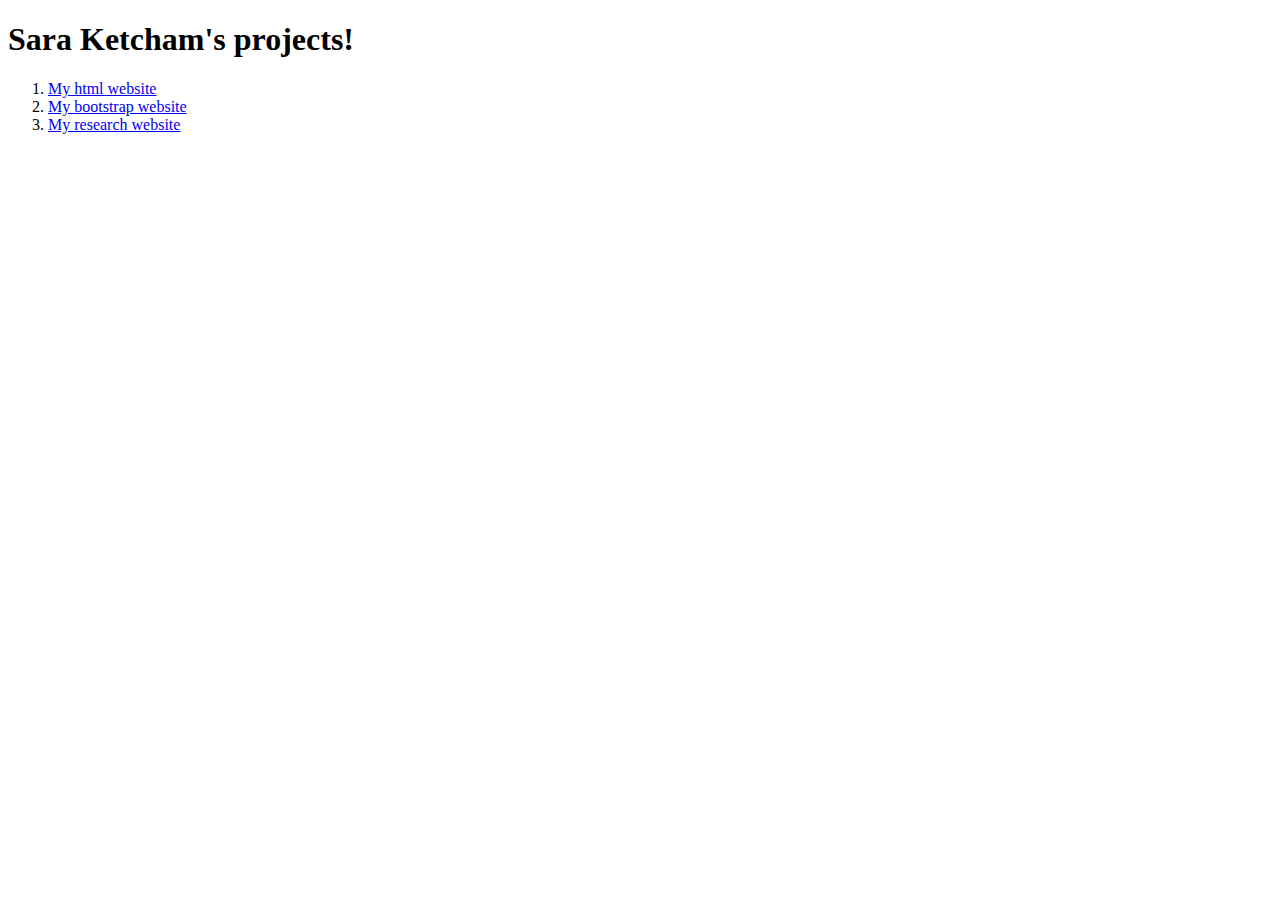
<file: index.html>
<!DOCTYPE html>
<html lang="en">
<head>
    <meta charset="UTF-8">
    <meta http-equiv="X-UA-Compatible" content="IE=edge">
    <meta name="viewport" content="width=device-width, initial-scale=1.0">
    <title>Welcome to my website</title>
</head>
<body>
    
    <h1>Sara Ketcham's projects!</h1>
    <ol>
<li><a href="OtherHTML/HTMLASSESSMENT.html">My html website</a></li>
<li><a href="OtherHTML/Boostrap_solution_main.html">My bootstrap website</a></li>
<li><a href="researchSara.html">My research website</a></li>
    </ol>
</body>
</html>
</file>
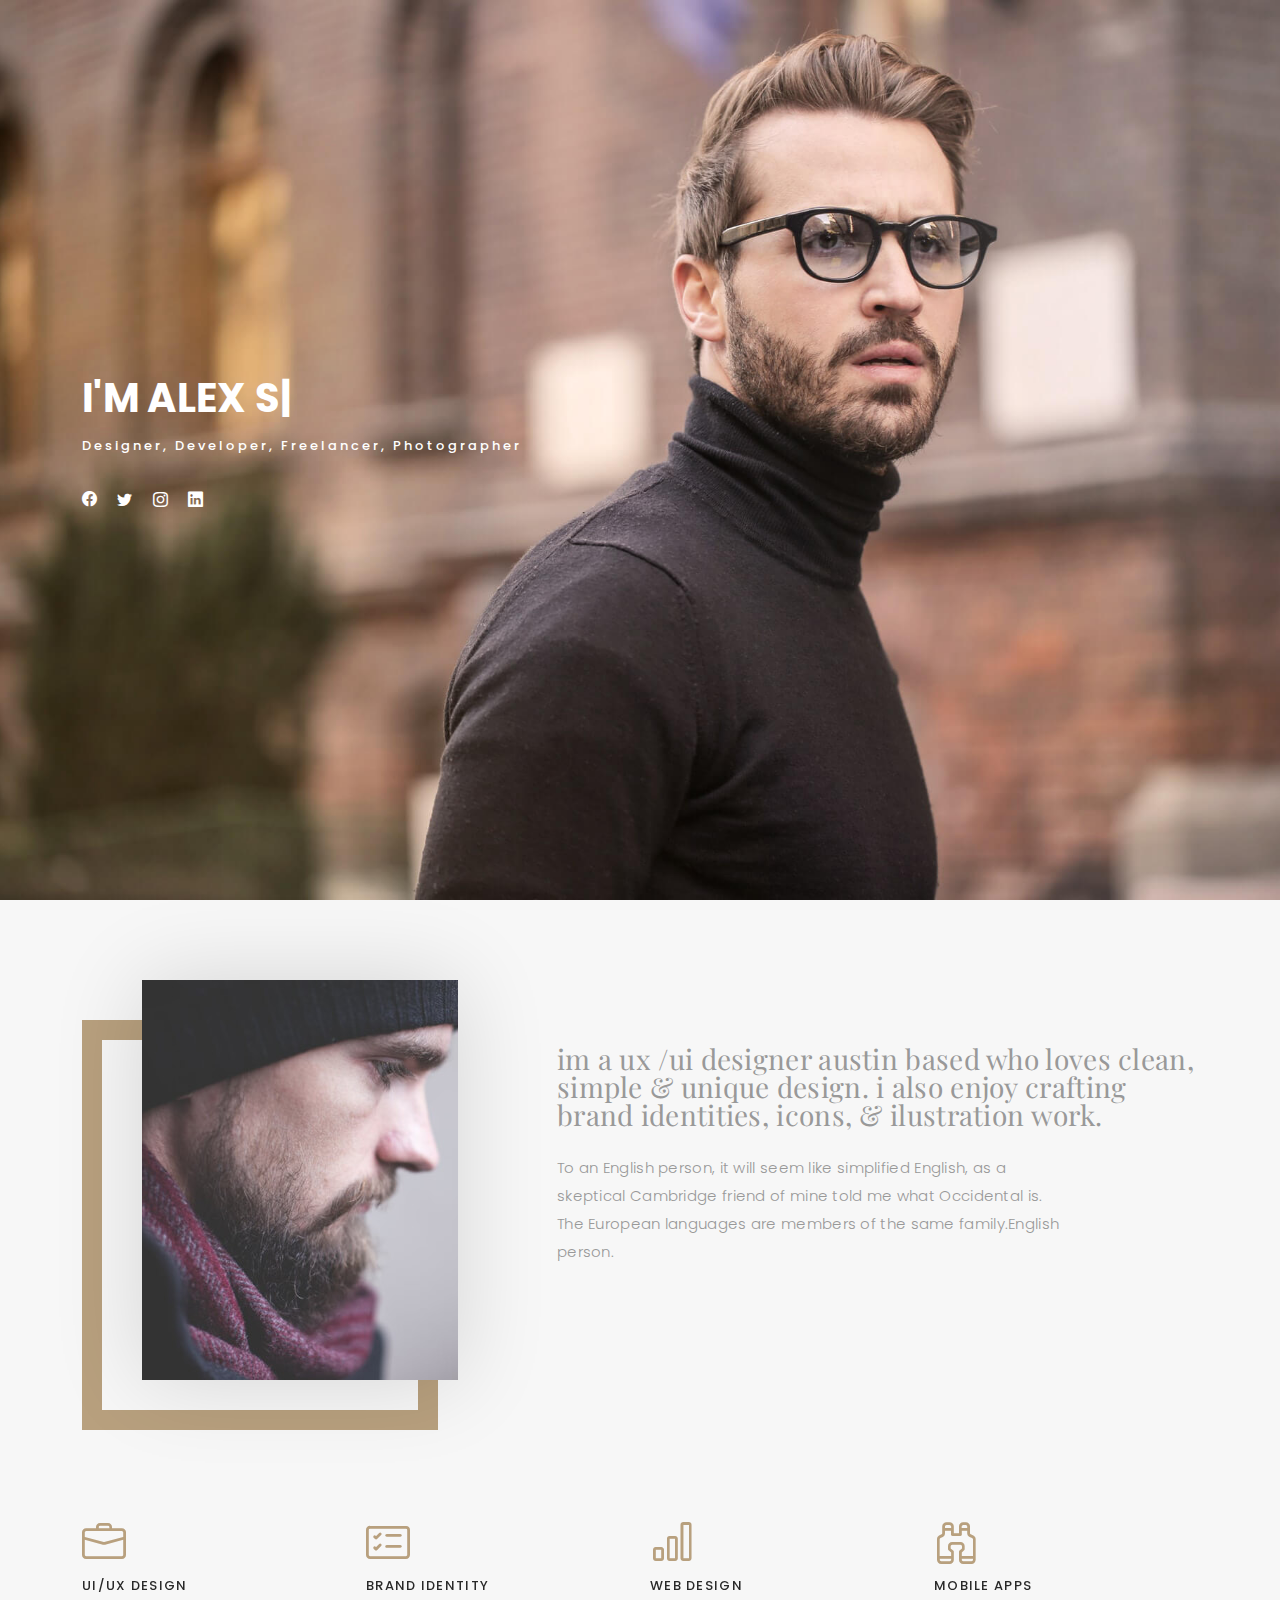
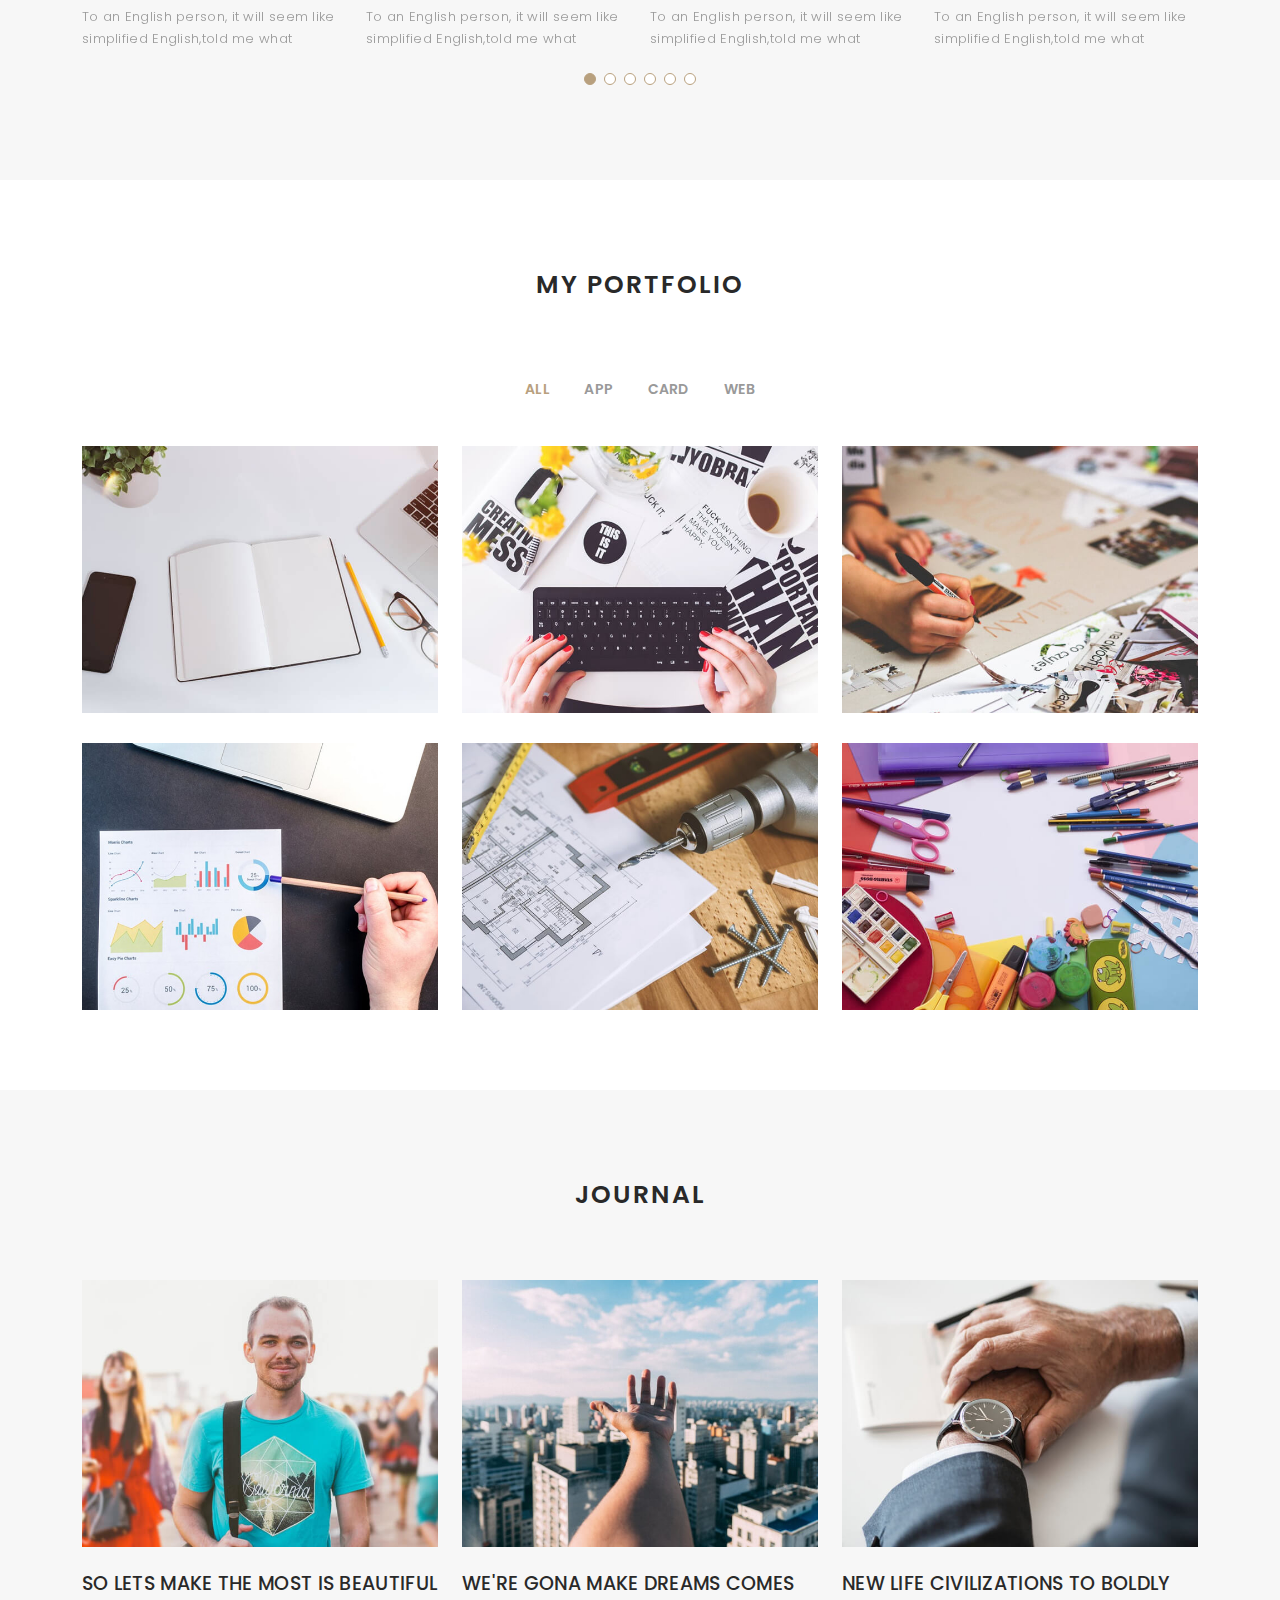
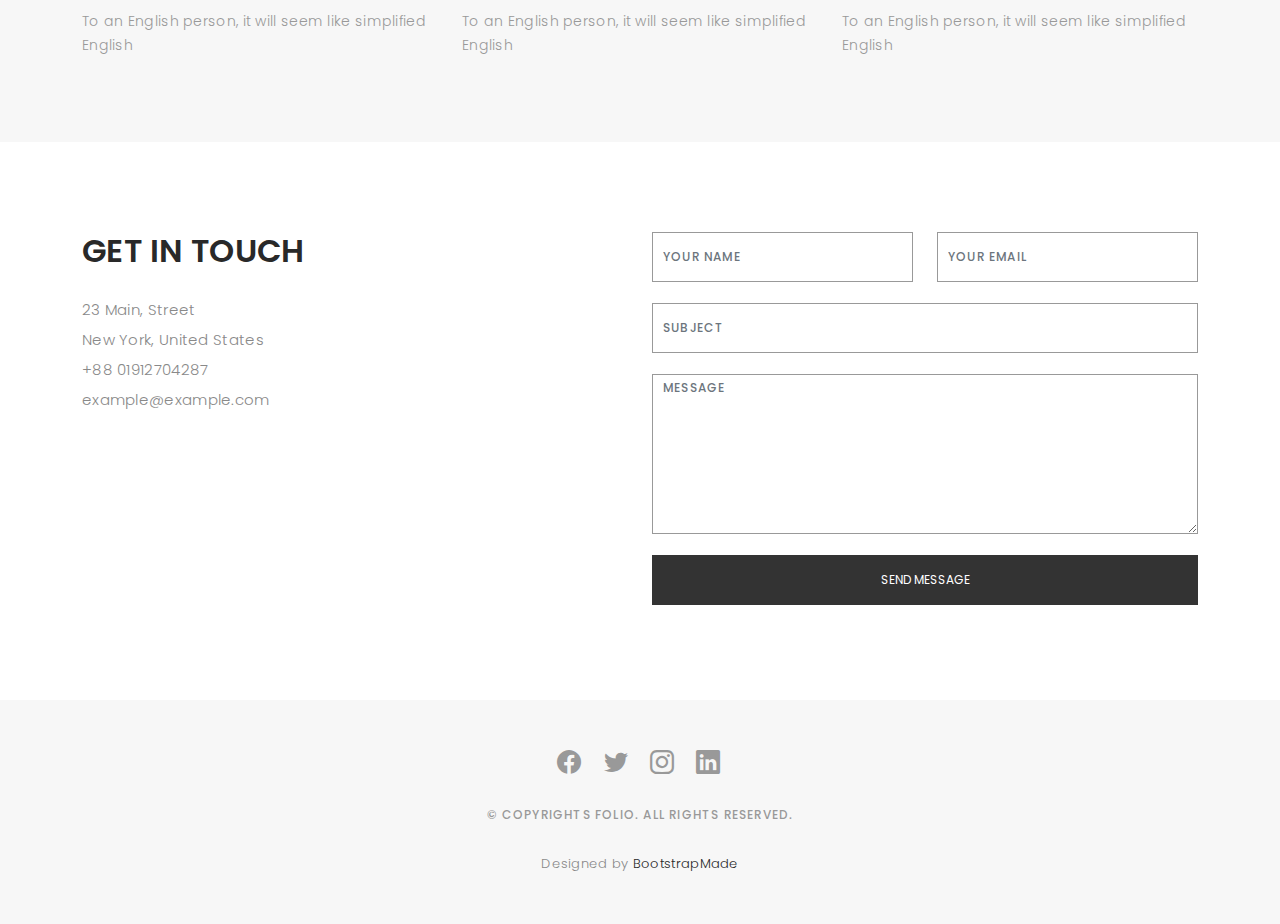
<file: Folio/index.html>
<!DOCTYPE html>
<html lang="en">

<head>
  <meta charset="utf-8">
  <meta content="width=device-width, initial-scale=1.0" name="viewport">

  <title>Folio Bootstrap Template - Index</title>
  <meta content="" name="description">
  <meta content="" name="keywords">

  <!-- Favicons -->
  <link href="assets/img/favicon.png" rel="icon">
  <link href="assets/img/apple-touch-icon.png" rel="apple-touch-icon">

  <!-- Google Fonts -->
  <link href="https://fonts.googleapis.com/css?family=Poppins:300,300i,400,400i,500,500i,600,600i,700,700i|Playfair+Display:400,400i,500,500i,600,600i,700,700i,900,900i" rel="stylesheet">

  <!-- Vendor CSS Files -->
  <link href="assets/vendor/bootstrap/css/bootstrap.min.css" rel="stylesheet">
  <link href="assets/vendor/bootstrap-icons/bootstrap-icons.css" rel="stylesheet">
  <link href="assets/vendor/boxicons/css/boxicons.min.css" rel="stylesheet">
  <link href="assets/vendor/glightbox/css/glightbox.min.css" rel="stylesheet">
  <link href="assets/vendor/swiper/swiper-bundle.min.css" rel="stylesheet">

  <!-- Template Main CSS File -->
  <link href="assets/css/style.css" rel="stylesheet">

  <!-- =======================================================
  * Template Name: Folio - v4.1.0
  * Template URL: https://bootstrapmade.com/folio-bootstrap-portfolio-template/
  * Author: BootstrapMade.com
  * License: https://bootstrapmade.com/license/
  ======================================================== -->
</head>

<body>

  <!-- ======= Header ======= -->
  <header id="header" class="fixed-top ">
    <div class="container d-flex align-items-center justify-content-between">

      <a href="index.html" class="logo"><img src="assets/img/logo.png" alt="" class="img-fluid"></a>
      <!-- Uncomment below if you prefer to use an text logo -->
      <!-- <h1 class="logo"><a href="index.html">Folio</a></h1> -->

      <nav id="navbar" class="navbar">
        <ul>
          <li><a class="nav-link scrollto active" href="#hero">Home</a></li>
          <li><a class="nav-link scrollto" href="#about">About</a></li>
          <li><a class="nav-link  scrollto" href="#portfolio">Portfolio</a></li>
          <li><a class="nav-link  scrollto" href="#journal">Blog</a></li>
          <li class="dropdown"><a href="#"><span>Drop Down</span> <i class="bi bi-chevron-down"></i></a>
            <ul>
              <li><a href="#">Drop Down 1</a></li>
              <li class="dropdown"><a href="#"><span>Deep Drop Down</span> <i class="bi bi-chevron-right"></i></a>
                <ul>
                  <li><a href="#">Deep Drop Down 1</a></li>
                  <li><a href="#">Deep Drop Down 2</a></li>
                  <li><a href="#">Deep Drop Down 3</a></li>
                  <li><a href="#">Deep Drop Down 4</a></li>
                  <li><a href="#">Deep Drop Down 5</a></li>
                </ul>
              </li>
              <li><a href="#">Drop Down 2</a></li>
              <li><a href="#">Drop Down 3</a></li>
              <li><a href="#">Drop Down 4</a></li>
            </ul>
          </li>
          <li><a class="nav-link scrollto" href="#contact">Contact</a></li>
        </ul>
        <i class="bi bi-list mobile-nav-toggle"></i>
      </nav><!-- .navbar -->

    </div>
  </header><!-- End Header -->

  <!-- ======= Hero Section ======= -->
  <div id="hero" class="home">

    <div class="container">
      <div class="hero-content">
        <h1>I'm <span class="typed" data-typed-items="Alex Smith, Designer, Developer, Freelancer, Photographer"></span></h1>
        <p>Designer, Developer, Freelancer, Photographer</p>

        <ul class="list-unstyled list-social">
          <li><a href="#"><i class="bi bi-facebook"></i></a></li>
          <li><a href="#"><i class="bi bi-twitter"></i></a></li>
          <li><a href="#"><i class="bi bi-instagram"></i></a></li>
          <li><a href="#"><i class="bi bi-linkedin"></i></a></li>
        </ul>
      </div>
    </div>
  </div><!-- End Hero -->

  <main id="main">

    <!-- ======= About Section ======= -->
    <div id="about" class="paddsection">
      <div class="container">
        <div class="row justify-content-between">

          <div class="col-lg-4 ">
            <div class="div-img-bg">
              <div class="about-img">
                <img src="assets/img/me.jpg" class="img-responsive" alt="me">
              </div>
            </div>
          </div>

          <div class="col-lg-7">
            <div class="about-descr">

              <p class="p-heading">im a ux /ui designer austin based who loves clean, simple & unique design. i also enjoy crafting brand identities, icons, & ilustration work. </p>
              <p class="separator">To an English person, it will seem like simplified English, as a skeptical Cambridge friend of mine told me what Occidental is. The European languages are members of the same family.English person.</p>

            </div>

          </div>
        </div>
      </div>
    </div><!-- End About Section -->

    <!-- ======= Services Section ======= -->
    <div id="services">
      <div class="container">

        <div class="services-slider swiper-container" data-aos="fade-up" data-aos-delay="100">
          <div class="swiper-wrapper">

            <div class="swiper-slide">
              <div class="services-block">
                <i class="bi bi-briefcase"></i>
                <span>UI/UX DESIGN</span>
                <p class="separator">To an English person, it will seem like simplified English,told me what </p>
              </div>
            </div><!-- End testimonial item -->

            <div class="swiper-slide">
              <div class="services-block">
                <i class="bi bi-card-checklist"></i>
                <span>BRAND IDENTITY</span>
                <p class="separator">To an English person, it will seem like simplified English,told me what </p>
              </div>
            </div><!-- End testimonial item -->

            <div class="swiper-slide">
              <div class="services-block">
                <i class="bi bi-bar-chart"></i>
                <span>WEB DESIGN</span>
                <p class="separator">To an English person, it will seem like simplified English,told me what </p>
              </div>
            </div><!-- End testimonial item -->

            <div class="swiper-slide">
              <div class="services-block">
                <i class="bi bi-binoculars"></i>
                <span>MOBILE APPS</span>
                <p class="separator">To an English person, it will seem like simplified English,told me what </p>
              </div>
            </div><!-- End testimonial item -->

            <div class="swiper-slide">
              <div class="services-block">
                <i class="bi bi-brightness-high"></i>
                <span>Analytics</span>
                <p class="separator">To an English person, it will seem like simplified English,told me what </p>
              </div>
            </div><!-- End testimonial item -->

            <div class="swiper-slide">
              <div class="services-block">
                <i class="bi bi-calendar4-week"></i>
                <span>PHOTOGRAPHY</span>
                <p class="separator">To an English person, it will seem like simplified English,told me what </p>
              </div>
            </div><!-- End testimonial item -->

          </div>
          <div class="swiper-pagination"></div>
        </div>

      </div>

    </div><!-- End Services Section -->

    <!-- ======= Portfolio Section ======= -->
    <div id="portfolio" class="paddsection">

      <div class="container">
        <div class="section-title text-center">
          <h2>My Portfolio</h2>
        </div>
      </div>

      <div class="container">

        <div class="row">
          <div class="col-lg-12 d-flex justify-content-center">
            <ul id="portfolio-flters">
              <li data-filter="*" class="filter-active">All</li>
              <li data-filter=".filter-app">App</li>
              <li data-filter=".filter-card">Card</li>
              <li data-filter=".filter-web">Web</li>
            </ul>
          </div>
        </div>

        <div class="row portfolio-container">

          <div class="col-lg-4 col-md-6 portfolio-item filter-app">
            <img src="assets/img/portfolio/portfolio-1.jpg" class="img-fluid" alt="">
            <div class="portfolio-info">
              <h4>App 1</h4>
              <p>App</p>
              <a href="assets/img/portfolio/portfolio-1.jpg" data-gallery="portfolioGallery" class="portfolio-lightbox preview-link" title="App 1"><i class="bx bx-plus"></i></a>
              <a href="portfolio-details.html" class="details-link" title="More Details"><i class="bx bx-link"></i></a>
            </div>
          </div>

          <div class="col-lg-4 col-md-6 portfolio-item filter-web">
            <img src="assets/img/portfolio/portfolio-2.jpg" class="img-fluid" alt="">
            <div class="portfolio-info">
              <h4>Web 3</h4>
              <p>Web</p>
              <a href="assets/img/portfolio/portfolio-2.jpg" data-gallery="portfolioGallery" class="portfolio-lightbox preview-link" title="Web 3"><i class="bx bx-plus"></i></a>
              <a href="portfolio-details.html" class="details-link" title="More Details"><i class="bx bx-link"></i></a>
            </div>
          </div>

          <div class="col-lg-4 col-md-6 portfolio-item filter-app">
            <img src="assets/img/portfolio/portfolio-3.jpg" class="img-fluid" alt="">
            <div class="portfolio-info">
              <h4>App 2</h4>
              <p>App</p>
              <a href="assets/img/portfolio/portfolio-3.jpg" data-gallery="portfolioGallery" class="portfolio-lightbox preview-link" title="App 2"><i class="bx bx-plus"></i></a>
              <a href="portfolio-details.html" class="details-link" title="More Details"><i class="bx bx-link"></i></a>
            </div>
          </div>

          <div class="col-lg-4 col-md-6 portfolio-item filter-card">
            <img src="assets/img/portfolio/portfolio-4.jpg" class="img-fluid" alt="">
            <div class="portfolio-info">
              <h4>Card 2</h4>
              <p>Card</p>
              <a href="assets/img/portfolio/portfolio-4.jpg" data-gallery="portfolioGallery" class="portfolio-lightbox preview-link" title="Card 2"><i class="bx bx-plus"></i></a>
              <a href="portfolio-details.html" class="details-link" title="More Details"><i class="bx bx-link"></i></a>
            </div>
          </div>

          <div class="col-lg-4 col-md-6 portfolio-item filter-web">
            <img src="assets/img/portfolio/portfolio-5.jpg" class="img-fluid" alt="">
            <div class="portfolio-info">
              <h4>Web 2</h4>
              <p>Web</p>
              <a href="assets/img/portfolio/portfolio-5.jpg" data-gallery="portfolioGallery" class="portfolio-lightbox preview-link" title="Web 2"><i class="bx bx-plus"></i></a>
              <a href="portfolio-details.html" class="details-link" title="More Details"><i class="bx bx-link"></i></a>
            </div>
          </div>

          <div class="col-lg-4 col-md-6 portfolio-item filter-app">
            <img src="assets/img/portfolio/portfolio-6.jpg" class="img-fluid" alt="">
            <div class="portfolio-info">
              <h4>App 3</h4>
              <p>App</p>
              <a href="assets/img/portfolio/portfolio-6.jpg" data-gallery="portfolioGallery" class="portfolio-lightbox preview-link" title="App 3"><i class="bx bx-plus"></i></a>
              <a href="portfolio-details.html" class="details-link" title="More Details"><i class="bx bx-link"></i></a>
            </div>
          </div>

        </div>

      </div>

    </div><!-- End Portfolio Section -->

    <!-- ======= Journal Section ======= -->
    <div id="journal" class="text-left paddsection">

      <div class="container">
        <div class="section-title text-center">
          <h2>journal</h2>
        </div>
      </div>

      <div class="container">
        <div class="journal-block">
          <div class="row">

            <div class="col-lg-4 col-md-6">
              <div class="journal-info">

                <a href="blog-single.html"><img src="assets/img/blog-post-1.jpg" class="img-responsive" alt="img"></a>

                <div class="journal-txt">

                  <h4><a href="blog-single.html">SO LETS MAKE THE MOST IS BEAUTIFUL</a></h4>
                  <p class="separator">To an English person, it will seem like simplified English
                  </p>

                </div>

              </div>
            </div>

            <div class="col-lg-4 col-md-6">
              <div class="journal-info">

                <a href="blog-single.html"><img src="assets/img/blog-post-2.jpg" class="img-responsive" alt="img"></a>

                <div class="journal-txt">

                  <h4><a href="blog-single.html">WE'RE GONA MAKE DREAMS COMES</a></h4>
                  <p class="separator">To an English person, it will seem like simplified English
                  </p>

                </div>

              </div>
            </div>

            <div class="col-lg-4 col-md-6">
              <div class="journal-info">

                <a href="blog-single.html"><img src="assets/img/blog-post-3.jpg" class="img-responsive" alt="img"></a>

                <div class="journal-txt">

                  <h4><a href="blog-single.html">NEW LIFE CIVILIZATIONS TO BOLDLY</a></h4>
                  <p class="separator">To an English person, it will seem like simplified English
                  </p>

                </div>

              </div>
            </div>

          </div>
        </div>
      </div>

    </div><!-- End Journal Section -->

    <!-- ======= Contact Section ======= -->
    <div id="contact" class="paddsection">
      <div class="container">
        <div class="contact-block1">
          <div class="row">

            <div class="col-lg-6">
              <div class="contact-contact">

                <h2 class="mb-30">GET IN TOUCH</h2>

                <ul class="contact-details">
                  <li><span>23 Main, Street</span></li>
                  <li><span>New York, United States</span></li>
                  <li><span>+88 01912704287</span></li>
                  <li><span>example@example.com</span></li>
                </ul>

              </div>
            </div>

            <div class="col-lg-6">
              <form action="forms/contact.php" method="post" role="form" class="php-email-form">
                <div class="row gy-3">

                  <div class="col-lg-6">
                    <div class="form-group contact-block1">
                      <input type="text" name="name" class="form-control" id="name" placeholder="Your Name" required>
                    </div>
                  </div>

                  <div class="col-lg-6">
                    <div class="form-group">
                      <input type="email" class="form-control" name="email" id="email" placeholder="Your Email" required>
                    </div>
                  </div>

                  <div class="col-lg-12">
                    <div class="form-group">
                      <input type="text" class="form-control" name="subject" id="subject" placeholder="Subject" required>
                    </div>
                  </div>

                  <div class="col-lg-12">
                    <div class="form-group">
                      <textarea class="form-control" name="message" placeholder="Message" required></textarea>
                    </div>
                  </div>

                  <div class="col-lg-12">
                    <div class="loading">Loading</div>
                    <div class="error-message"></div>
                    <div class="sent-message">Your message has been sent. Thank you!</div>
                  </div>

                  <div class="mt-0">
                    <input type="submit" class="btn btn-defeault btn-send" value="Send message">
                  </div>

                </div>
              </form>
            </div>
          </div>
        </div>
      </div>
    </div><!-- End Contact Section -->

  </main><!-- End #main -->

  <!-- ======= Footer ======= -->
  <div id="footer" class="text-center">
    <div class="container">
      <div class="socials-media text-center">

        <ul class="list-unstyled">
          <li><a href="#"><i class="bi bi-facebook"></i></a></li>
          <li><a href="#"><i class="bi bi-twitter"></i></a></li>
          <li><a href="#"><i class="bi bi-instagram"></i></a></li>
          <li><a href="#"><i class="bi bi-linkedin"></i></a></li>
        </ul>

      </div>

      <p>&copy; Copyrights Folio. All rights reserved.</p>

      <div class="credits">
        <!--
        All the links in the footer should remain intact.
        You can delete the links only if you purchased the pro version.
        Licensing information: https://bootstrapmade.com/license/
        Purchase the pro version with working PHP/AJAX contact form: https://bootstrapmade.com/buy/?theme=Folio
      -->
        Designed by <a href="https://bootstrapmade.com/">BootstrapMade</a>
      </div>

    </div>
  </div><!-- End Footer -->

  <a href="#" class="back-to-top d-flex align-items-center justify-content-center"><i class="bi bi-arrow-up-short"></i></a>

  <!-- Vendor JS Files -->
  <script src="assets/vendor/bootstrap/js/bootstrap.bundle.min.js"></script>
  <script src="assets/vendor/glightbox/js/glightbox.min.js"></script>
  <script src="assets/vendor/isotope-layout/isotope.pkgd.min.js"></script>
  <script src="assets/vendor/php-email-form/validate.js"></script>
  <script src="assets/vendor/swiper/swiper-bundle.min.js"></script>
  <script src="assets/vendor/typed.js/typed.min.js"></script>

  <!-- Template Main JS File -->
  <script src="assets/js/main.js"></script>

</body>

</html>
</file>
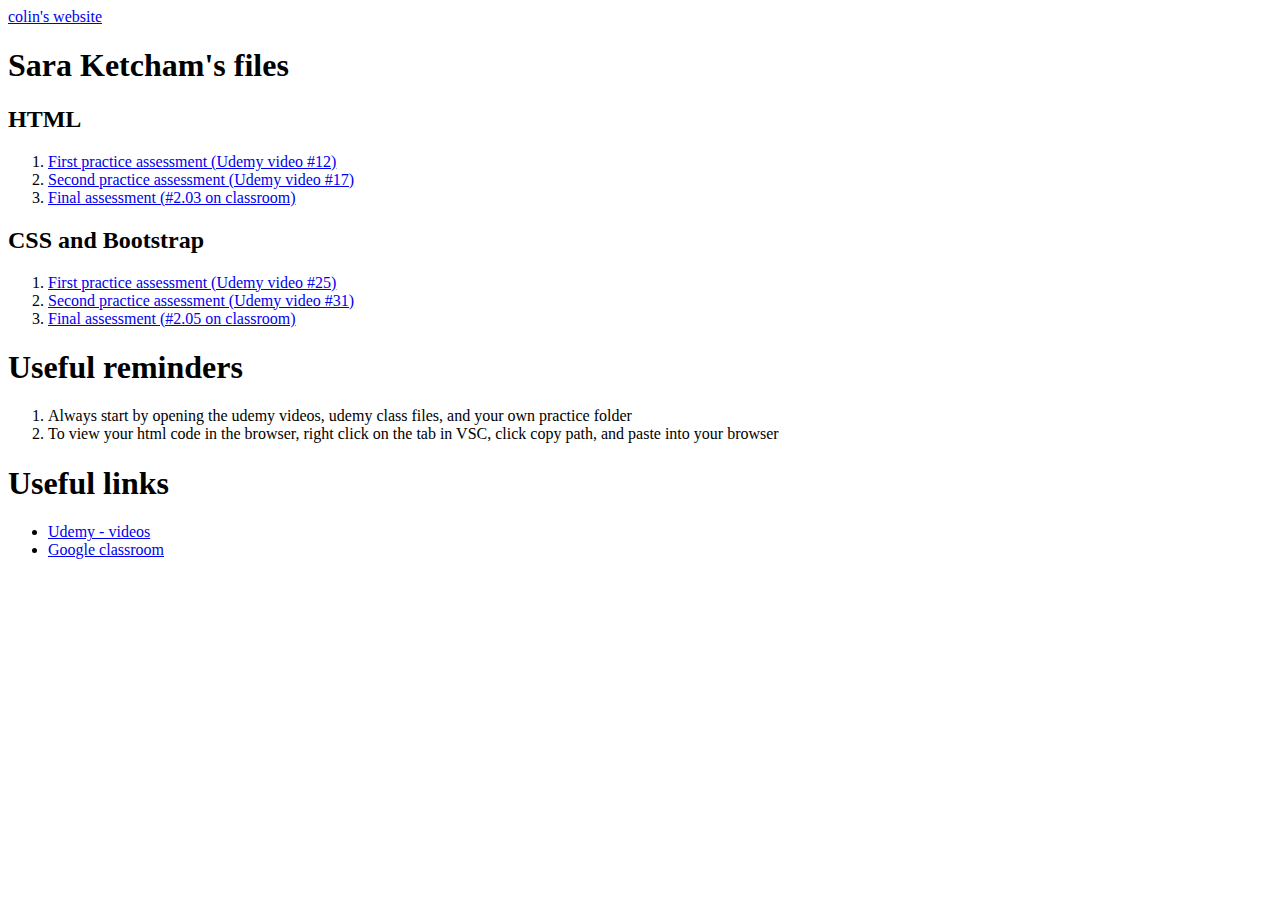
<file: OtherHTML/index.html>
<!DOCTYPE html>
<html lang="en">
<head>
    <meta charset="UTF-8">
    <meta name="viewport" content="width=device-width, initial-scale=1.0">
    <title>My Folder Directory Homepage - Sara Ketcham</title>
</head>
<body>

<a href="practice portfolio.html">colin's website</a>

<h1>Sara Ketcham's files</h1>
<h2>HTML</h2>
<ol>
    <li><a href="relativefilepath">First practice assessment (Udemy video #12)</a></li>
    <li><a href="relativefilepath">Second practice assessment (Udemy video #17)</a></li>
    <li><a href="HTMLASSESSMENT.html">Final assessment (#2.03 on classroom)</a></li>
</ol>
<h2>CSS and Bootstrap</h2>
<ol>
    <li><a href="relativefilepath">First practice assessment (Udemy video #25)</a></li>
    <li><a href="relativefilepath">Second practice assessment (Udemy video #31)</a></li>
    <li><a href="relativefilepath">Final assessment (#2.05 on classroom)</a></li>
</ol>


<h1>Useful reminders</h1>
<ol>
    <li>Always start by opening the udemy videos, udemy class files, and your own practice folder</li>
    <li>To view your html code in the browser, right click on the tab in VSC, click copy path, and paste into your browser</li>
</ol>
<h1>Useful links</h1>
<ul>
    <li><a href="https://www.udemy.com">Udemy - videos</a></li>
    <li><a href="https://classroom.google.com">Google classroom</a></li>
</ul>


</body>
</html>
</file>
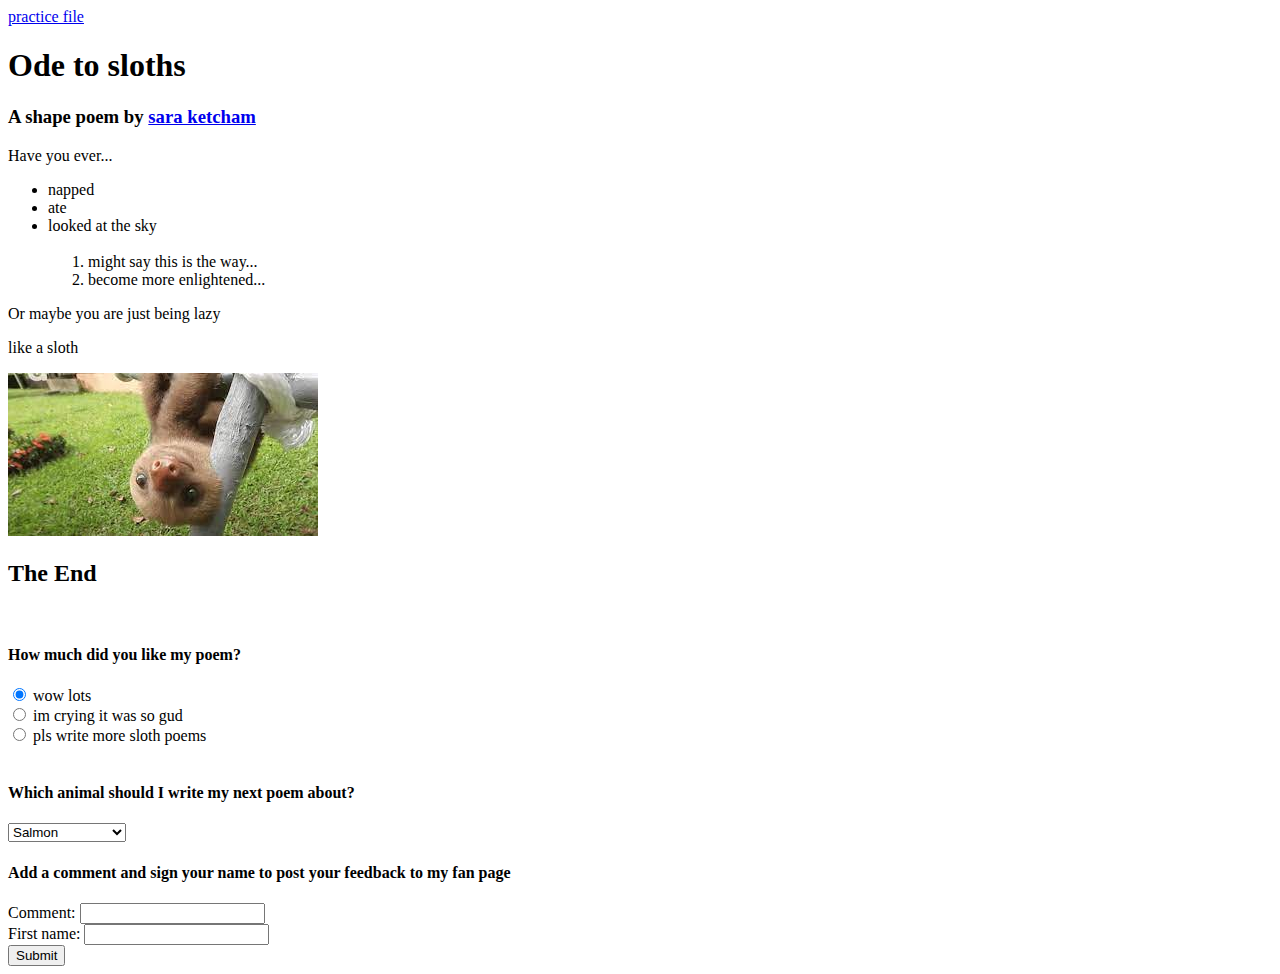
<file: HTMLASSESSMENT.html>
<!DOCTYPE html>
<html lang="en">

<head>
    <meta charset="UTF-8">
    <meta name="viewport" content="width=device-width, initial-scale=1.0">
    <title>Sara Ketcham aka ode to sloths</title>
</head>

<body>
    <a href="practicehtml.html">practice file</a>

   
    <h1>Ode to sloths</h1>
    <h3>A shape poem by <a href="https://www.nbcnews.com/pop-culture/pop-culture-news/iconic-doge-meme-nft-breaks-records-selling-roughly-4-million-n1270161">sara ketcham</a> </h3>
    <p>Have you ever...</p>
    <ul>
        <li>napped</li>
        <li>ate</li>
        <li>looked at the sky</li>
        <br>
            <ol>
                <li>might say this is the way...</li>
                <li>become more enlightened...</li>
            </ol>
    </ul>

    <p>Or maybe you are just being lazy</p>
    <p>like a sloth</p>
    <p></p>
    <img src="[data-uri]"alt="">
    <h2>The End</h2>
    <br>
    <form>
        <h4>How much did you like my poem?</h4>
        <!-- This is the radio-->
        <input type="radio" name="appreciation" value="yes" id="yes" checked>
        <label for="yes">wow lots</label><br>
        <input type="radio" name="appreciation" value="tears" id="tears">
        <label for="tears">im crying it was so gud</label><br>
        <input type="radio" name="appreciation" value="more" id="more">
        <label for="more">pls write more sloth poems</label><br>
        <br>
        <!-- This is the select-->
        <h4>Which animal should I write my next poem about?</h4>
        <select id="animals" name="nextpoem">
            <option value="Cats">Salmon</option>
            <option value="Ladybug">Ladybug</option>
            <option value="Orca">Orca</option>
            <option value="Tasmanian">Tasmanian devil</option>
            <option value="Hawk">Hawk</option>
            <option value="Salamander">Salamander</option>
        </select>
        <!-- This is the text box-->   
        <h4>Add a comment and sign your name to post your feedback to my fan page</h4>
        <label for="comment">Comment:</label>
        <input type="text" id="comment" name="comment">
        <br>
        <label for="fname">First name:</label>
        <input type="text" id="fname" name="fname">
        <br>
        <!-- This is the submit-->
        <input type="submit">
    </form>
</body>

</html>
</file>
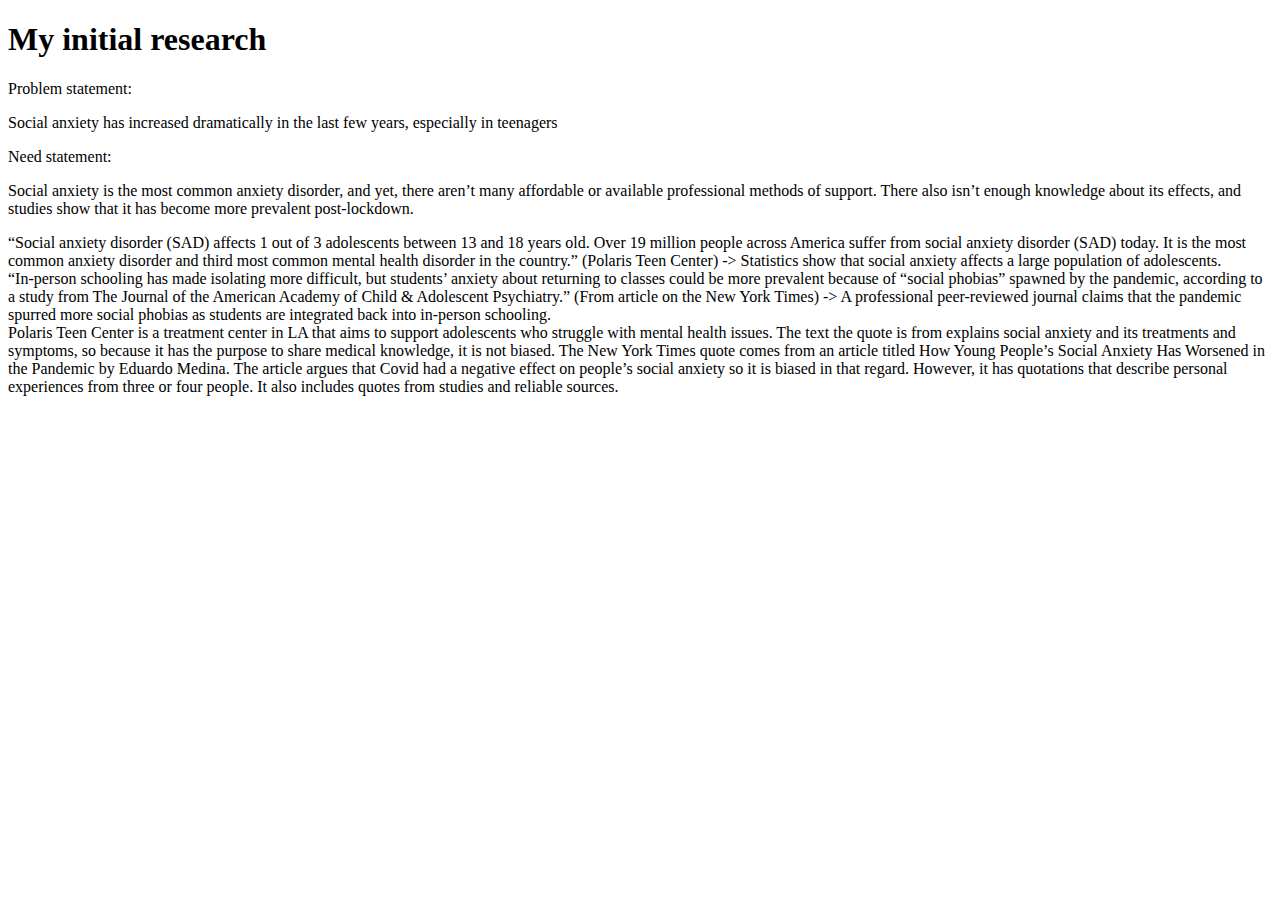
<file: initialresearchSara.html>
<!DOCTYPE html>
<html lang="en">
<head>
    <meta charset="UTF-8">
    <meta http-equiv="X-UA-Compatible" content="IE=edge">
    <meta name="viewport" content="width=device-width, initial-scale=1.0">
<link href="https://cdn.jsdelivr.net/npm/bootstrap@5.2.1/dist/css/bootstrap.min.css" rel="stylesheet" integrity="sha384-iYQeCzEYFbKjA/T2uDLTpkwGzCiq6soy8tYaI1GyVh/UjpbCx/TYkiZhlZB6+fzT" crossorigin="anonymous">
    <title>Sara's Initial Research</title>
</head>

<body>
<!-- STEP TWO: CUSTOMIZE THE LOOK-->
<!-- Make adjustments to the display size, text color, background color, border, text alignment, etc... -->
<!-- Use 4 different types of bootstrap classes -->
<!-- The best way to do this is to search using the navbar. Put in a term OR a class tag -->
<!-- A few pages that should be helpful to start out with.... 
  Use https://getbootstrap.com/docs/5.2/content/typography/ to adjust the display (size, etc)
  Use https://getbootstrap.com/docs/5.2/customize/color/ to adjust color attributes 
  (there's also different pages with background color, opacity, etc )-->  
  <div class="container text-center my-2">
  <h1 class="display-4 text-secondary">My initial research</h1>
  </div>
  <div class="container text-center my-2">
<!-- To begin to understand how the following "grid" works, check out this link. This is the code we have below
https://getbootstrap.com/docs/5.2/layout/grid/#equal-width  -->
    <div class="row border border-5 border-gray">
      <div class="col">
        <div class="display-2 pb-2 mb-4 text-primary border-bottom border-danger">
        Problem statement:
        </div>
        <p>Social anxiety has increased dramatically in the last few years, especially in teenagers</p>
        <div class="col">
            <div class="display-2 pb-2 mb-4 text-danger border-bottom border-primary">
            Need statement:
         </div>
    <p>
      Social anxiety is the most common anxiety disorder, and yet, there aren’t many affordable or available professional methods of support. There also isn’t enough knowledge about its effects, and studies show that it has become more prevalent post-lockdown.</p>    </div>
    </div>
     </div>
     <div class="container text-center my-2">

    <div class="row border border-5 border-gray">
      <div class="col bg-success p-2 text-dark bg-opacity-25" >
        “Social anxiety disorder (SAD) affects 1 out of 3 adolescents between 13 and 18 years old. Over 19 million people across America suffer from social anxiety disorder (SAD) today. It is the most common anxiety disorder and third most common mental health disorder in the country.” (Polaris Teen Center) 
        -> Statistics show that social anxiety affects a large population of adolescents.
         </div>
      <div class="col bg-success p-2 text-dark bg-opacity-50">
        “In-person schooling has made isolating more difficult, but students’ anxiety about returning to classes could be more prevalent because of “social phobias” spawned by the pandemic, according to a study from The Journal of the American Academy of Child & Adolescent Psychiatry.” (From article on the New York Times)
        -> A professional peer-reviewed journal claims that the pandemic spurred more social phobias as students are integrated back into in-person schooling. 
         <div class="col bg-success p-2 text-dark bg-opacity-75">
          Polaris Teen Center is a treatment center in LA that aims to support adolescents who struggle with mental health issues. The text the quote is from explains social anxiety and its treatments and symptoms, so because it has the purpose to share medical knowledge, it is not biased.

          The New York Times quote comes from an article titled How Young People’s Social Anxiety Has Worsened in the Pandemic by Eduardo Medina. The article argues that Covid had a negative effect on people’s social anxiety so it is biased in that regard. However, it has quotations that describe personal experiences from three or four people. It also includes quotes from studies and reliable sources.       </div>
    </div>
  </div>
</div>
</div>
<script src="https://cdn.jsdelivr.net/npm/bootstrap@5.2.1/dist/js/bootstrap.bundle.min.js" integrity="sha384-u1OknCvxWvY5kfmNBILK2hRnQC3Pr17a+RTT6rIHI7NnikvbZlHgTPOOmMi466C8" crossorigin="anonymous"></script>

</body>
</html>
</file>
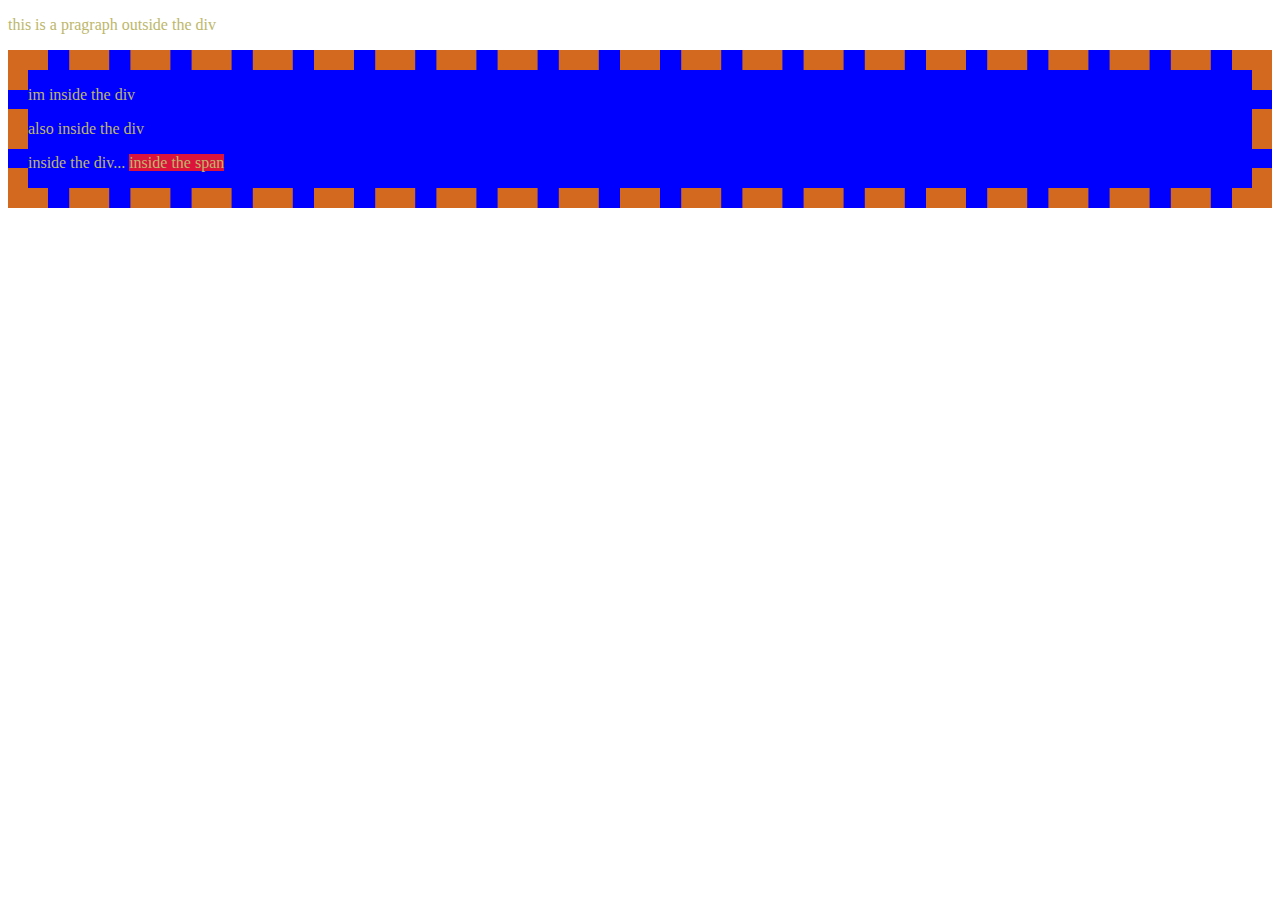
<file: practice.html>
<!DOCTYPE html>
<html lang="en">
<head>
    <meta charset="UTF-8">
    <meta name="viewport" content="width=device-width, initial-scale=1.0">
    <link rel="stylesheet" href="styles.css">
    <title>Sara's practice</title>
</head>
<body>
   
<p>this is a pragraph outside the div</p>

<div>
<p>im inside the div</p>
<p>also inside the div</p>
<p>inside the div... <span>inside the span</span></p>
</div>
</body>
</html>
</file>
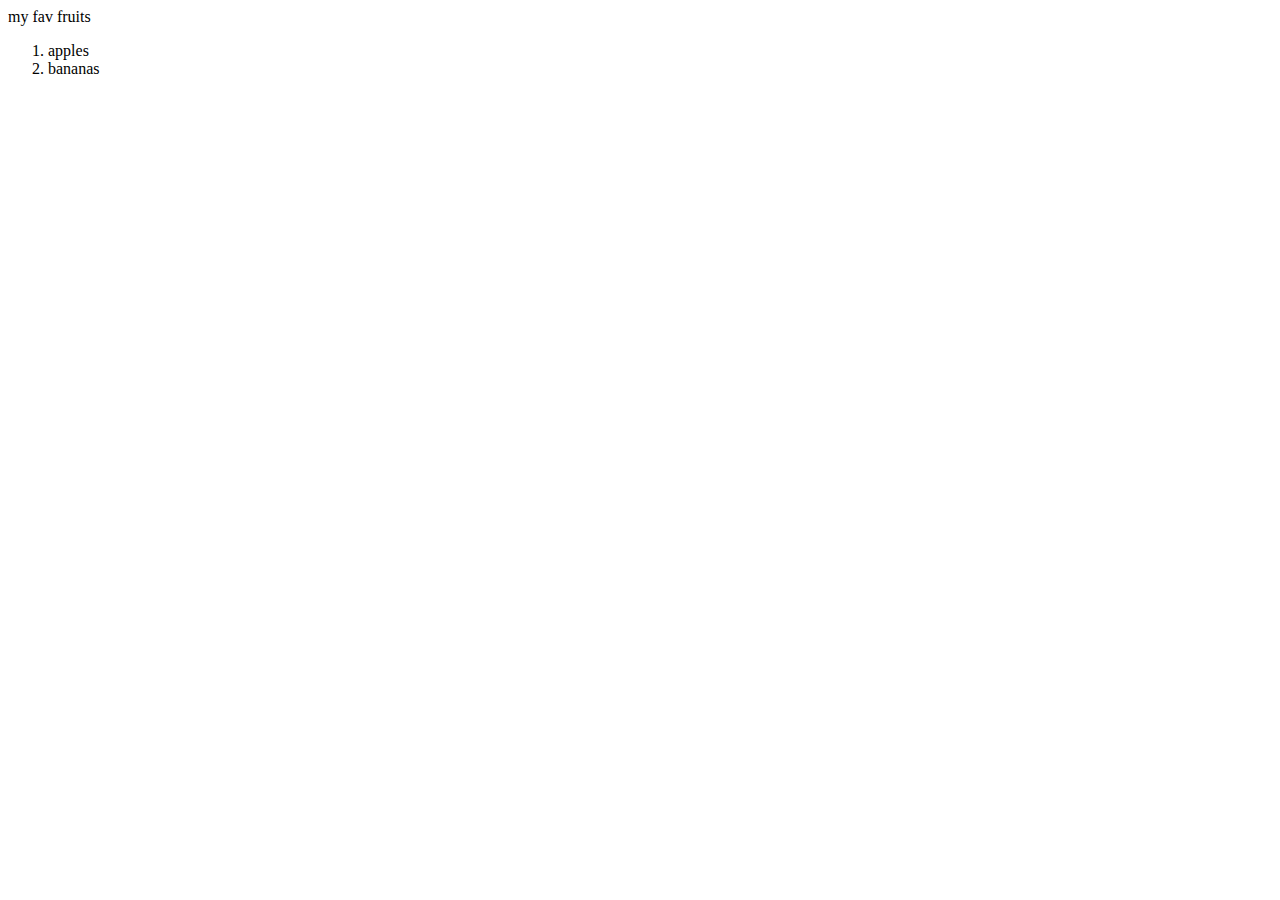
<file: practiceday2.html>
<!DOCTYPE html>
<html lang="en">
<head>
    <meta charset="UTF-8">
    <meta name="viewport" content="width=device-width, initial-scale=1.0">
    <title>Sara</title>
</head>
<body>
    my fav fruits
    <ol>
<li>apples</li>
        <li>
bananas

        </li>

    </ol>
</body>
</html>
</file>
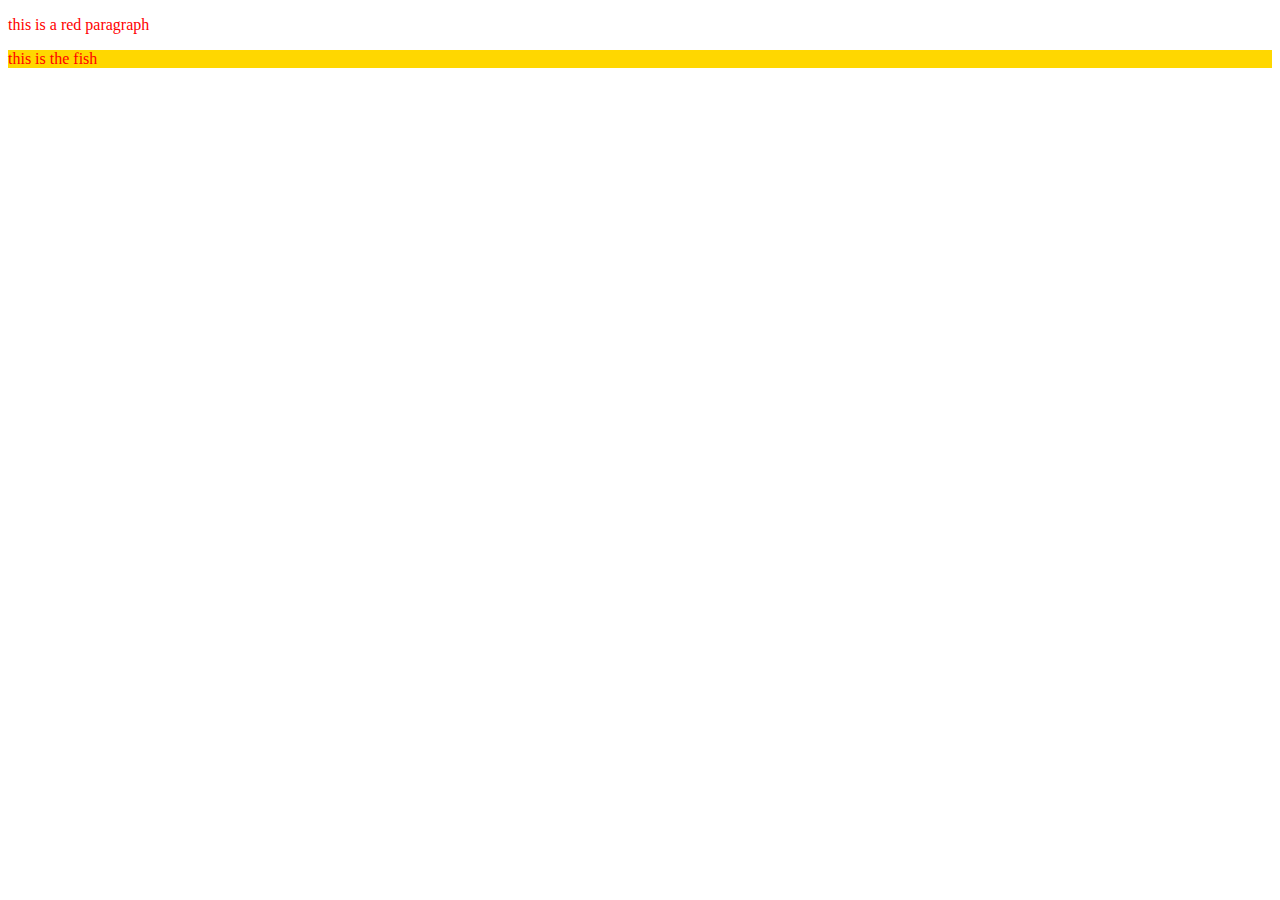
<file: practicefish.html>
<!DOCTYPE html>
<html lang="en">
<head>
    <meta charset="UTF-8">
    <meta name="viewport" content="width=device-width, initial-scale=1.0">
    <title>Document</title>
    <link rel="stylesheet" href="style.css">
</head>
<body>
    <p class="myred">this is a red paragraph</p>

    <p class = "myred" id="fish">this is the fish</p>
</body>
</html>
</file>
<file: styles.css>
/* body{
    background: url(https://images.unsplash.com/photo-1574619151033-a9e1f81cae52?ixid=MnwxMjA3fDB8MHx0b3BpYy1mZWVkfDF8NnNNVmpUTFNrZVF8fGVufDB8fHx8&ixlib=rb-1.2.1&auto=format&fit=crop&w=1400&q=60);
    background-repeat: no-repeat;
} */

div{
    background: blue;
    border: chocolate 20px dashed;
}

p{
color: darkkhaki;
}

span{
background: crimson;
}
</file>
<file: style.css>
.myred {
    Color:red
    }
    
    
#fish{
    background-color: gold;
}
</file>
<file: Folio/assets/css/style.css>
/**
* Template Name: Folio - v4.1.0
* Template URL: https://bootstrapmade.com/folio-bootstrap-portfolio-template/
* Author: BootstrapMade.com
* License: https://bootstrapmade.com/license/
*/

/*--------------------------------------------------------------
# General
--------------------------------------------------------------*/
body {
  background: #ffffff;
  color: #898989;
  font-family: 'Poppins', helvetica;
  font-size: 15px;
  font-weight: 300;
  line-height: 20px;
  letter-spacing: 0.02em;
  overflow-x: hidden;
  margin: 0 auto;
  padding: 0;
  box-sizing: border-box;
}

h1, h2, h3, h4, h5, h6 {
  margin: 0;
}

h2 {
  color: #292929;
  font-weight: 600;
}

h4 {
  color: #292929;
  font-size: 14px;
  font-weight: 600;
}

a {
  color: #292929;
  text-decoration: none !important;
  transition: all 0.5s ease-in-out 0s;
}

a:hover {
  transition: all 0.5s ease-in-out 0s;
}

p {
  margin: 25px 0;
  padding: 0;
  font-size: 15px;
  color: #999999;
  line-height: 28px;
}

::-moz-selection {
  background: #b8a07e;
  color: #fff;
}

::selection {
  background: #b8a07e;
  color: #fff;
}

.btn {
  background: #333;
  border: medium none;
  border-radius: 0;
  color: #fff;
  font-size: 12px;
  height: 50px;
  line-height: 50px;
  padding: 0 30px;
  text-transform: uppercase;
}

.btn:hover, .btn:focus {
  color: #fff;
}

.padDiv {
  padding: 30px 20px;
}

.section-title {
  margin-bottom: 70px;
}

.section-title h2 {
  font-size: 25px;
  letter-spacing: 2px;
  text-transform: uppercase;
}

.form-control {
  background-color: transparent;
  border: 1px solid #999;
  border-radius: 0;
  color: #999999;
  font-size: 12px;
  font-weight: 500;
  height: 50px;
  letter-spacing: 0.1em;
  padding-left: 10px;
  margin: 0 0 25px 0;
  line-height: 14px;
  text-transform: uppercase;
}

.form-control:focus {
  box-shadow: none;
  outline: 0 none;
}

.paddsection {
  padding-top: 90px;
  padding-bottom: 90px;
}

.paddsections {
  padding-top: 90px;
  padding-bottom: 90px !important;
}

.hvr-shutter-in-horizontal::before {
  background: #333;
}

.hvr-shutter-in-horizontal:hover {
  background: #b8a07e;
}

.mb-30 {
  margin-bottom: 30px;
}

.main-content {
  padding-top: 140px;
}

/*--------------------------------------------------------------
# Back to top button
--------------------------------------------------------------*/
.back-to-top {
  position: fixed;
  visibility: hidden;
  opacity: 0;
  right: 15px;
  bottom: 15px;
  z-index: 996;
  background: #b8a07e;
  width: 40px;
  height: 40px;
  border-radius: 4px;
  transition: all 0.4s;
}

.back-to-top i {
  font-size: 28px;
  color: #fff;
  line-height: 0;
}

.back-to-top:hover {
  background: #c6b398;
  color: #fff;
}

.back-to-top.active {
  visibility: visible;
  opacity: 1;
}

/*--------------------------------------------------------------
# Header
--------------------------------------------------------------*/
#header {
  transition: all 0.5s;
  z-index: 997;
  padding: 15px 0;
  background-color: #fff;
  top: -100%;
  box-shadow: 0px 2px 25px rgba(0, 0, 0, 0.08);
}

#header.header-scrolled, #header.header-inner-pages {
  top: 0;
}

#header .logo {
  font-size: 30px;
  margin: 0;
  padding: 0;
  line-height: 1;
  font-weight: 600;
  letter-spacing: 1px;
  font-family: "Playfair Display", sans-serif;
  font-style: italic;
}

#header .logo a {
  color: #898989;
}

#header .logo img {
  max-height: 40px;
}

@media (max-width: 992px) {
  #header {
    border: 0;
  }
}

/*--------------------------------------------------------------
# Navigation Menu
--------------------------------------------------------------*/
/**
* Desktop Navigation 
*/
.navbar {
  padding: 0;
}

.navbar ul {
  margin: 0;
  padding: 0;
  display: flex;
  list-style: none;
  align-items: center;
}

.navbar li {
  position: relative;
}

.navbar a {
  display: flex;
  align-items: center;
  justify-content: space-between;
  padding: 10px 0 10px 30px;
  font-family: "Poppins", sans-serif;
  font-size: 14px;
  font-weight: 500;
  color: #7e7d7d;
  white-space: nowrap;
  transition: 0.3s;
}

.navbar a i {
  font-size: 12px;
  line-height: 0;
  margin-left: 5px;
}

.navbar a:hover, .navbar .active, .navbar li:hover > a {
  color: #b8a07e;
}

.navbar .dropdown ul {
  display: block;
  position: absolute;
  left: 30px;
  top: calc(100% + 30px);
  margin: 0;
  padding: 10px 0;
  z-index: 99;
  opacity: 0;
  visibility: hidden;
  background: #fff;
  box-shadow: 0px 0px 30px rgba(127, 137, 161, 0.25);
  transition: 0.3s;
}

.navbar .dropdown ul li {
  min-width: 200px;
}

.navbar .dropdown ul a {
  padding: 10px 20px;
  font-weight: 400;
}

.navbar .dropdown ul a i {
  font-size: 12px;
}

.navbar .dropdown ul a:hover, .navbar .dropdown ul .active:hover, .navbar .dropdown ul li:hover > a {
  color: #b8a07e;
}

.navbar .dropdown:hover > ul {
  opacity: 1;
  top: 100%;
  visibility: visible;
}

.navbar .dropdown .dropdown ul {
  top: 0;
  left: calc(100% - 30px);
  visibility: hidden;
}

.navbar .dropdown .dropdown:hover > ul {
  opacity: 1;
  top: 0;
  left: 100%;
  visibility: visible;
}

@media (max-width: 1366px) {
  .navbar .dropdown .dropdown ul {
    left: -90%;
  }
  .navbar .dropdown .dropdown:hover > ul {
    left: -100%;
  }
}

/**
* Mobile Navigation 
*/
.mobile-nav-toggle {
  color: #4b4a4a;
  font-size: 28px;
  cursor: pointer;
  display: none;
  line-height: 0;
  transition: 0.5s;
}

.mobile-nav-toggle.bi-x {
  color: #fff;
}

@media (max-width: 991px) {
  .mobile-nav-toggle {
    display: block;
  }
  .navbar ul {
    display: none;
  }
}

.navbar-mobile {
  position: fixed;
  overflow: hidden;
  top: 0;
  right: 0;
  left: 0;
  bottom: 0;
  background: rgba(49, 49, 49, 0.9);
  transition: 0.3s;
}

.navbar-mobile .mobile-nav-toggle {
  position: absolute;
  top: 15px;
  right: 15px;
}

.navbar-mobile ul {
  display: block;
  position: absolute;
  top: 55px;
  right: 15px;
  bottom: 15px;
  left: 15px;
  padding: 10px 0;
  border-radius: 10px;
  background-color: #fff;
  overflow-y: auto;
  transition: 0.3s;
}

.navbar-mobile a {
  padding: 10px 20px;
  font-size: 15px;
  color: #4b4a4a;
}

.navbar-mobile a:hover, .navbar-mobile .active, .navbar-mobile li:hover > a {
  color: #b8a07e;
}

.navbar-mobile .getstarted {
  margin: 15px;
}

.navbar-mobile .dropdown ul {
  position: static;
  display: none;
  margin: 10px 20px;
  padding: 10px 0;
  z-index: 99;
  opacity: 1;
  visibility: visible;
  background: #fff;
  box-shadow: 0px 0px 30px rgba(127, 137, 161, 0.25);
}

.navbar-mobile .dropdown ul li {
  min-width: 200px;
}

.navbar-mobile .dropdown ul a {
  padding: 10px 20px;
}

.navbar-mobile .dropdown ul a i {
  font-size: 12px;
}

.navbar-mobile .dropdown ul a:hover, .navbar-mobile .dropdown ul .active:hover, .navbar-mobile .dropdown ul li:hover > a {
  color: #b8a07e;
}

.navbar-mobile .dropdown > .dropdown-active {
  display: block;
}

/*--------------------------------------------------------------
# Hero
--------------------------------------------------------------*/
#hero {
  background: url("../img/home-bg.jpg") repeat scroll center center/cover;
  height: 100vh;
  width: 100%;
}

#hero .hero-content {
  height: 100vh;
  text-align: left;
  width: 100%;
  display: flex;
  justify-content: center;
  flex-direction: column;
}

.hero-content h1 {
  font-size: 40px;
  font-weight: 700;
  margin-bottom: 10px;
  text-transform: uppercase;
  color: #fff;
}

.hero-content p {
  font-size: 13px;
  letter-spacing: 3px;
  margin-top: 0;
  margin-bottom: 30px;
  text-transform: capitalize;
  color: #fff;
  font-weight: 500;
}

.hero-content .list-social li {
  float: left;
  margin-right: 20px;
}

.hero-content .list-social li i {
  color: #fff;
  font-size: 15px;
}

/*--------------------------------------------------------------
# Breadcrumbs
--------------------------------------------------------------*/
.breadcrumbs {
  padding: 120px 0 0 0;
  background-color: white;
  min-height: 40px;
}

@media (max-width: 992px) {
  .breadcrumbs {
    padding-top: 100px;
  }
}

.breadcrumbs h2 {
  font-size: 24px;
  font-weight: 300;
  margin: 0;
}

@media (max-width: 992px) {
  .breadcrumbs h2 {
    margin: 0 0 10px 0;
  }
}

.breadcrumbs ol {
  display: flex;
  flex-wrap: wrap;
  list-style: none;
  padding: 0;
  margin: 0;
  font-size: 14px;
}

.breadcrumbs ol li + li {
  padding-left: 10px;
}

.breadcrumbs ol li + li::before {
  display: inline-block;
  padding-right: 10px;
  color: #6c757d;
  content: "/";
}

@media (max-width: 768px) {
  .breadcrumbs .d-flex {
    display: block !important;
  }
  .breadcrumbs ol {
    display: block;
  }
  .breadcrumbs ol li {
    display: inline-block;
  }
}

/*-----------------------------------------------------------------------------------*/
/*  About
/*-----------------------------------------------------------------------------------*/
#about {
  width: 100%;
  height: auto;
  background: #f7f7f7;
  padding-top: 120px;
}

#about .div-img-bg {
  padding-bottom: 30px;
  border: 20px solid #b8a07e;
}

#about .div-img-bg .about-img img {
  width: 100%;
  box-shadow: 0px 0px 85px 0px rgba(0, 0, 0, 0.14);
  margin-top: -60px;
  margin-left: 40px;
  height: 400px;
  -o-object-fit: cover;
  object-fit: cover;
}

#about .about-descr .p-heading {
  font-family: 'Playfair Display', serif;
  font-size: 28px;
  text-align: left;
}

#about .about-descr .separator {
  max-width: 80%;
  margin-bottom: 0;
  text-align: left;
}

/*--------------------------------------------------------------
# Services
--------------------------------------------------------------*/
#services {
  background: #f7f7f7;
  position: relative;
  padding-bottom: 80px;
}

.services-block span {
  margin: 10px 0;
  position: relative;
  font-size: 13px;
  color: #292929;
  letter-spacing: 0.1em;
  font-weight: 500;
  text-transform: uppercase;
  display: block;
}

.services-block .separator {
  margin: 0;
  font-size: 13px;
  line-height: 22px;
}

.services-block i {
  font-size: 44px;
  color: #b8a07e;
  line-height: 44px;
}

.services-slider .swiper-pagination {
  margin-top: 30px;
  position: relative;
}

.services-slider .swiper-pagination .swiper-pagination-bullet {
  width: 12px;
  height: 12px;
  background-color: #fff;
  opacity: 1;
  border: 1px solid #b8a07e;
}

.services-slider .swiper-pagination .swiper-pagination-bullet-active {
  background-color: #b8a07e;
}

/*--------------------------------------------------------------
# Portfolio
--------------------------------------------------------------*/
#portfolio {
  position: relative;
  padding-bottom: 50px;
}

#portfolio #portfolio-flters {
  padding: 0;
  margin: 0 auto 35px auto;
  list-style: none;
  text-align: center;
  border-radius: 50px;
  padding: 2px 15px;
}

#portfolio #portfolio-flters li {
  cursor: pointer;
  display: inline-block;
  padding: 10px 15px 8px 15px;
  font-size: 14px;
  font-weight: 600;
  line-height: 1;
  text-transform: uppercase;
  color: #999999;
  margin-bottom: 5px;
  transition: all 0.3s ease-in-out;
}

#portfolio #portfolio-flters li:hover, #portfolio #portfolio-flters li.filter-active {
  color: #b8a07e;
}

#portfolio #portfolio-flters li:last-child {
  margin-right: 0;
}

#portfolio .portfolio-item {
  margin-bottom: 30px;
}

#portfolio .portfolio-item .portfolio-info {
  opacity: 0;
  position: absolute;
  left: 30px;
  right: 30px;
  bottom: 0;
  z-index: 3;
  transition: all ease-in-out 0.3s;
  background: rgba(255, 255, 255, 0.9);
  padding: 15px;
}

#portfolio .portfolio-item .portfolio-info h4 {
  font-size: 18px;
  color: #666;
  font-weight: 600;
  margin-bottom: 10px;
}

#portfolio .portfolio-item .portfolio-info p {
  color: #999;
  font-size: 14px;
  margin: 0;
  padding: 0;
}

#portfolio .portfolio-item .portfolio-info .preview-link, #portfolio .portfolio-item .portfolio-info .details-link {
  position: absolute;
  right: 40px;
  font-size: 24px;
  top: calc(50% - 18px);
  color: #b8a07e;
}

#portfolio .portfolio-item .portfolio-info .preview-link:hover, #portfolio .portfolio-item .portfolio-info .details-link:hover {
  color: #cab89f;
}

#portfolio .portfolio-item .portfolio-info .details-link {
  right: 10px;
}

#portfolio .portfolio-item:hover .portfolio-info {
  opacity: 1;
  bottom: 20px;
}

/*--------------------------------------------------------------
# Portfolio Details
--------------------------------------------------------------*/
.portfolio-details {
  padding-top: 40px;
}

.portfolio-details .portfolio-details-slider img {
  width: 100%;
}

.portfolio-details .portfolio-details-slider .swiper-pagination {
  margin-top: 20px;
  position: relative;
}

.portfolio-details .portfolio-details-slider .swiper-pagination .swiper-pagination-bullet {
  width: 12px;
  height: 12px;
  background-color: #fff;
  opacity: 1;
  border: 1px solid #b8a07e;
}

.portfolio-details .portfolio-details-slider .swiper-pagination .swiper-pagination-bullet-active {
  background-color: #b8a07e;
}

.portfolio-details .portfolio-info {
  padding: 30px;
  box-shadow: 0px 0 30px rgba(75, 74, 74, 0.08);
}

.portfolio-details .portfolio-info h3 {
  font-size: 22px;
  font-weight: 700;
  margin-bottom: 20px;
  padding-bottom: 20px;
  border-bottom: 1px solid #eee;
}

.portfolio-details .portfolio-info ul {
  list-style: none;
  padding: 0;
  font-size: 15px;
}

.portfolio-details .portfolio-info ul li + li {
  margin-top: 10px;
}

.portfolio-details .portfolio-description {
  padding-top: 30px;
}

.portfolio-details .portfolio-description h2 {
  font-size: 26px;
  font-weight: 700;
  margin-bottom: 20px;
}

.portfolio-details .portfolio-description p {
  padding: 0;
}

/*--------------------------------------------------------------
# Journal
--------------------------------------------------------------*/
#journal, #journal-blog {
  height: auto;
  width: 100%;
  background: #f7f7f7;
  padding-bottom: 60px;
  position: relative;
}

#journal-blog {
  background: #fff;
  padding-bottom: 30px;
}

#journal .journal-block {
  display: inline-block;
  height: auto;
  width: 100%;
}

#journal .journal-block .journal-info {
  position: relative;
}

.journal-block .journal-info img {
  max-width: 100%;
}

.journal-block .journal-info .journal-txt {
  padding: 25px 0px;
  position: relative;
}

.journal-block .journal-info .journal-txt h4 a {
  display: block;
  font-size: 19px;
  line-height: 24px;
  margin: 0 0 13px 0;
  font-weight: 500;
  color: #292929;
  transition: all 0.5s ease-in-out 0s;
}

.journal-block .journal-info .journal-txt h4 a:hover {
  color: #b8a07e;
  transition: all 0.5s ease-in-out 0s;
}

.journal-block .journal-info .journal-txt p {
  margin: 0;
  font-size: 14px;
  line-height: 24px;
}

/*--------------------------------------------------------------
# Journal
--------------------------------------------------------------*/
#contact {
  height: auto;
  width: 100%;
}

.contact-details {
  list-style: none;
  margin: 0;
  padding: 0;
}

.contact-details li {
  padding-bottom: 10px;
}

#contact input, #contact textarea {
  width: 100%;
  margin-bottom: 5px;
}

#contact textarea {
  min-height: 160px;
}

.php-email-form .error-message {
  display: none;
  color: #fff;
  background: #ed3c0d;
  text-align: left;
  padding: 15px;
  margin-bottom: 15px;
  font-weight: 600;
}

.php-email-form .error-message br + br {
  margin-top: 25px;
}

.php-email-form .sent-message {
  display: none;
  color: #fff;
  background: #18d26e;
  text-align: center;
  padding: 15px;
  font-weight: 600;
  margin-bottom: 15px;
}

.php-email-form .loading {
  display: none;
  background: #fff;
  text-align: center;
  padding: 15px;
  margin-bottom: 15px;
}

.php-email-form .loading:before {
  content: "";
  display: inline-block;
  border-radius: 50%;
  width: 24px;
  height: 24px;
  margin: 0 10px -6px 0;
  border: 3px solid #18d26e;
  border-top-color: #eee;
  -webkit-animation: animate-loading 1s linear infinite;
  animation: animate-loading 1s linear infinite;
}

@-webkit-keyframes animate-loading {
  0% {
    transform: rotate(0deg);
  }
  100% {
    transform: rotate(360deg);
  }
}

@keyframes animate-loading {
  0% {
    transform: rotate(0deg);
  }
  100% {
    transform: rotate(360deg);
  }
}

/*--------------------------------------------------------------
# Blog
--------------------------------------------------------------*/
/*  Navbar fixd page */
.subpage-nav {
  display: block !important;
}

/*-----------------------------------------------------------------------------------*/
/*  /* Single page */
/*-----------------------------------------------------------------------------------*/
#journal-blog {
  padding-top: 140px;
}

/* main content */
.main-content {
  background: #f7f7f7;
}

.main-content .container-main {
  display: inline-block;
  width: 100%;
}

.main-content .container-main .block-main {
  margin-bottom: 30px;
  overflow: hidden;
}

.container-main .block-main .content-main {
  background: #fff none repeat scroll 0 0;
  display: inline-block;
  width: 100%;
}

.journal-txt h4 a {
  display: block;
  font-size: 19px;
  line-height: 24px;
  margin: 0 0 13px 0;
  font-weight: 500;
  color: #292929;
  transition: all 0.5s ease-in-out 0s;
}

.journal-txt h4 a:hover {
  color: #b8a07e;
  transition: all 0.5s ease-in-out 0s;
}

.post-meta ul li {
  font-size: 12px;
  font-weight: normal;
  margin-left: 8px;
  margin-right: 8px;
  text-transform: capitalize;
  display: inline-block;
  float: none;
}

.content-main .post-meta a {
  color: #a2a2a2;
  margin-left: 5px;
}

/* Commonts */
.comments {
  background: #fff;
}

.entry-comments h6 {
  margin-right: 10px;
  font-size: 13px;
  letter-spacing: 0.1em;
  font-weight: 500;
}

.entry-comments-item {
  margin-top: 40px;
  padding-bottom: 40px;
  border-bottom: 1px solid #f2f2f2;
}

.entry-comments-avatar {
  position: absolute;
  display: block;
  border-radius: 50%;
  width: 60px;
  height: 60px;
}

.entry-comments-body {
  padding-left: 86px;
}

.entry-comments-author {
  margin-right: 10px;
  font-size: 13px;
  color: #292929;
  letter-spacing: 0.1em;
  font-weight: 500;
}

.rep {
  font-size: 13px;
  color: #292929;
  letter-spacing: 0.1em;
  font-weight: 500;
  text-transform: capitalize;
}

.entry-comments span a {
  font-size: 13px;
  color: #999;
}

.entry-comments-reply {
  padding-left: 10%;
}

/* Commonts form */
.cmt {
  background: #fff;
}

blockquote {
  padding: 40px;
  background-color: #f2f2f2;
  margin: 30px 0;
  border: none;
  border-left: 4px solid #b8a07e;
}

/*--------------------------------------------------------------
# Footer
--------------------------------------------------------------*/
#footer {
  background: #f7f7f7;
  padding-top: 50px;
  padding-bottom: 50px;
}

#footer .socials-media {
  width: 100%;
}

#footer .socials-media ul {
  display: inline-block;
  float: none;
  margin: 0 0 20px 0;
}

#footer .socials-media ul li {
  float: left;
  margin-left: 10px;
  margin-right: 10px;
}

#footer .socials-media ul li a {
  font-size: 24px;
  color: #999;
  letter-spacing: 0.1em;
  font-weight: 500;
  background: transparent;
  text-transform: uppercase;
  transition: all 0.5s ease-in-out 0s;
}

#footer .socials-media ul li a:hover {
  color: #b8a07e;
  transition: all 0.5s ease-in-out 0s;
}

#footer p {
  font-size: 12px;
  letter-spacing: 0.1em;
  font-weight: 500;
  margin-top: 0;
  text-transform: uppercase;
}

.credits {
  font-size: 13px;
}

/** Width between 1200x to 0
 *  ~~~~~~~~~~~~~~~~~~~~~~~~~~~~~~~~~~~~
 */
/** Width between 992px to 1199px
 *  ~~~~~~~~~~~~~~~~~~~~~~~~~~~~~~~~~~~~
 */
/** Width between 768px to 991px
 *  ~~~~~~~~~~~~~~~~~~~~~~~~~~~~~~~~~~~~
 */
@media (min-width: 768px) and (max-width: 991px) {
  /* Navbar */
  nav {
    padding: 10px 15px;
  }
  .nav-menu {
    margin-top: 40px;
    display: none;
    float: none;
    width: 100%;
  }
  .nav-menu li {
    float: none;
    width: 100%;
    text-align: center;
    border-top: 1px solid #f7f7f7;
    line-height: 45px;
    margin-left: 0;
    padding-top: 10px;
    padding-bottom: 10px;
  }
  .responsive {
    float: right;
    padding-top: 15px;
    display: block;
  }
  /* About */
  .head-info .header-content .cmaster h1 {
    font-size: 32px;
  }
  #about .div-img-bg {
    padding: 0;
  }
  #about .div-img-bg .about-img img {
    margin-top: 0%;
    margin-left: calc(0% - 0px);
  }
  #about .about-descr .p-heading {
    font-size: 20px;
  }
  #about .about-descr .separator {
    max-width: 100%;
    margin-bottom: 0;
  }
  /* portfolio */
  #portfolio .portfolio-list .nav li {
    float: none;
    margin: 20px;
    display: inline-block;
  }
  /* journal */
  #journal .journal-block .journal-info {
    margin-bottom: 30px;
  }
  /* Contact */
  .contact-contact {
    margin-bottom: 30px;
  }
  /* Footer */
  #footer .socials-media ul li {
    margin-right: 0;
    margin-left: 0;
    float: none;
    display: inline-block;
  }
}

/** Width between 767px to 0
 *  ~~~~~~~~~~~~~~~~~~~~~~~~~~~~~~~~~~~~
 */
@media (max-width: 767px) {
  /* Navbar */
  nav {
    padding: 20px 15px;
  }
  .nav-menu {
    margin-top: 40px;
    display: none;
    float: none;
    width: 100%;
  }
  .nav-menu li {
    float: none;
    width: 100%;
    text-align: center;
    border-top: 1px solid #f7f7f7;
    line-height: 45px;
    margin-left: 0;
    padding-top: 10px;
    padding-bottom: 10px;
  }
  .responsive {
    float: right;
    padding-top: 15px;
    display: block;
  }
  /* About */
  .head-info .header-content h1 {
    font-size: 32px;
  }
  #about .div-img-bg {
    padding: 0;
  }
  #about .div-img-bg .about-img img {
    margin-top: 0%;
    margin-left: calc(0% - 0px);
  }
  #about .about-descr .p-heading {
    font-size: 20px;
  }
  #about .about-descr .separator {
    max-width: 100%;
    margin-bottom: 0;
  }
  /* portfolio */
  #portfolio .portfolio-list .nav li {
    float: none;
    margin: 20px;
    display: inline-block;
  }
  /* journal */
  #journal .journal-block .journal-info {
    margin-bottom: 30px;
  }
  /* Contact */
  .contact-contact {
    margin-bottom: 30px;
  }
  /* Footer */
  #footer .socials-media ul li {
    margin-right: 0;
    margin-left: 0;
    float: none;
    display: inline-block;
  }
}

/** Width between 600px to 0
 *  ~~~~~~~~~~~~~~~~~~~~~~~~~~~~~~~~~~~~
 */
@media (max-width: 600px) {
  /* Navbar */
  nav {
    padding: 20px 15px;
  }
  .nav-menu {
    margin-top: 40px;
    display: none;
    float: none;
    width: 100%;
  }
  .nav-menu li {
    float: none;
    width: 100%;
    text-align: center;
    border-top: 1px solid #f7f7f7;
    line-height: 45px;
    margin-left: 0;
    padding-top: 10px;
    padding-bottom: 10px;
  }
  .responsive {
    float: right;
    padding-top: 15px;
    display: block;
  }
  /* About */
  .head-info .header-content h1 {
    font-size: 32px;
  }
  #about .div-img-bg {
    padding: 0;
  }
  #about .div-img-bg .about-img img {
    margin-top: 0%;
    margin-left: calc(0% - 0px);
  }
  #about .about-descr .p-heading {
    font-size: 20px;
  }
  #about .about-descr .separator {
    max-width: 100%;
    margin-bottom: 0;
  }
  /* portfolio */
  #portfolio .portfolio-list .nav li {
    float: none;
    margin: 10px;
    display: inline-block;
  }
  /* journal */
  #journal .journal-block .journal-info {
    margin-bottom: 30px;
  }
  /* Contact */
  .contact-contact {
    margin-bottom: 30px;
  }
  /* Footer */
  #footer .socials-media ul li {
    margin-right: 0;
    margin-left: 0;
    float: none;
    display: inline-block;
  }
}

/** Width between 480px to 0
 *  ~~~~~~~~~~~~~~~~~~~~~~~~~~~~~~~~~~~~
 */
@media (max-width: 480px) {
  /* Navbar */
  nav {
    padding: 20px 15px;
  }
  .nav-menu {
    margin-top: 40px;
    display: none;
    float: none;
    width: 100%;
  }
  .nav-menu li {
    float: none;
    width: 100%;
    text-align: center;
    border-top: 1px solid #f7f7f7;
    line-height: 45px;
    margin-left: 0;
    padding-top: 10px;
    padding-bottom: 10px;
  }
  .responsive {
    float: right;
    padding-top: 15px;
    display: block;
  }
  /* About */
  .head-info .header-content h1 {
    font-size: 32px;
  }
  #about .div-img-bg {
    padding: 0;
  }
  #about .div-img-bg .about-img img {
    margin-top: 0%;
    margin-left: calc(0% - 0px);
  }
  #about .about-descr .p-heading {
    font-size: 20px;
  }
  #about .about-descr .separator {
    max-width: 100%;
    margin-bottom: 0;
  }
  /* portfolio */
  #portfolio .portfolio-list .nav li {
    float: none;
    margin: 20px;
  }
  /* journal */
  #journal .journal-block .journal-info {
    margin-bottom: 30px;
  }
  /* Contact */
  .contact-contact {
    margin-bottom: 30px;
  }
  /* Footer */
  #footer .socials-media ul li {
    margin-right: 0;
    margin-left: 0;
    float: none;
    display: inline-block;
  }
}

/** Width between 320px to 0
 *  ~~~~~~~~~~~~~~~~~~~~~~~~~~~~~~~~~~~~
 */
@media (max-width: 320px) {
  /* Navbar */
  nav {
    padding: 20px 15px;
  }
  .nav-menu {
    margin-top: 40px;
    display: none;
    float: none;
    width: 100%;
  }
  .nav-menu li {
    float: none;
    width: 100%;
    text-align: center;
    border-top: 1px solid #f7f7f7;
    line-height: 45px;
    margin-left: 0;
    padding-top: 10px;
    padding-bottom: 10px;
  }
  .responsive {
    float: right;
    padding-top: 15px;
    display: block;
  }
  /* About */
  .head-info .header-content h1 {
    font-size: 32px;
  }
  #about .div-img-bg {
    padding: 0;
  }
  #about .div-img-bg .about-img img {
    margin-top: 0%;
    margin-left: calc(0% - 0px);
  }
  #about .about-descr .p-heading {
    font-size: 20px;
  }
  #about .about-descr .separator {
    max-width: 100%;
    margin-bottom: 0;
  }
  /* portfolio */
  #portfolio .portfolio-list .nav li {
    float: none;
    margin: 20px;
  }
  /* journal */
  #journal .journal-block .journal-info {
    margin-bottom: 30px;
  }
  /* Contact */
  .contact-contact {
    margin-bottom: 30px;
  }
  /* Footer */
  #footer .socials-media ul li {
    margin-right: 0;
    margin-left: 0;
    float: none;
    display: inline-block;
  }
  /* Single page */
  .entry-comments-body span {
    display: inline-block;
    margin-right: 0;
  }
}
</file>
